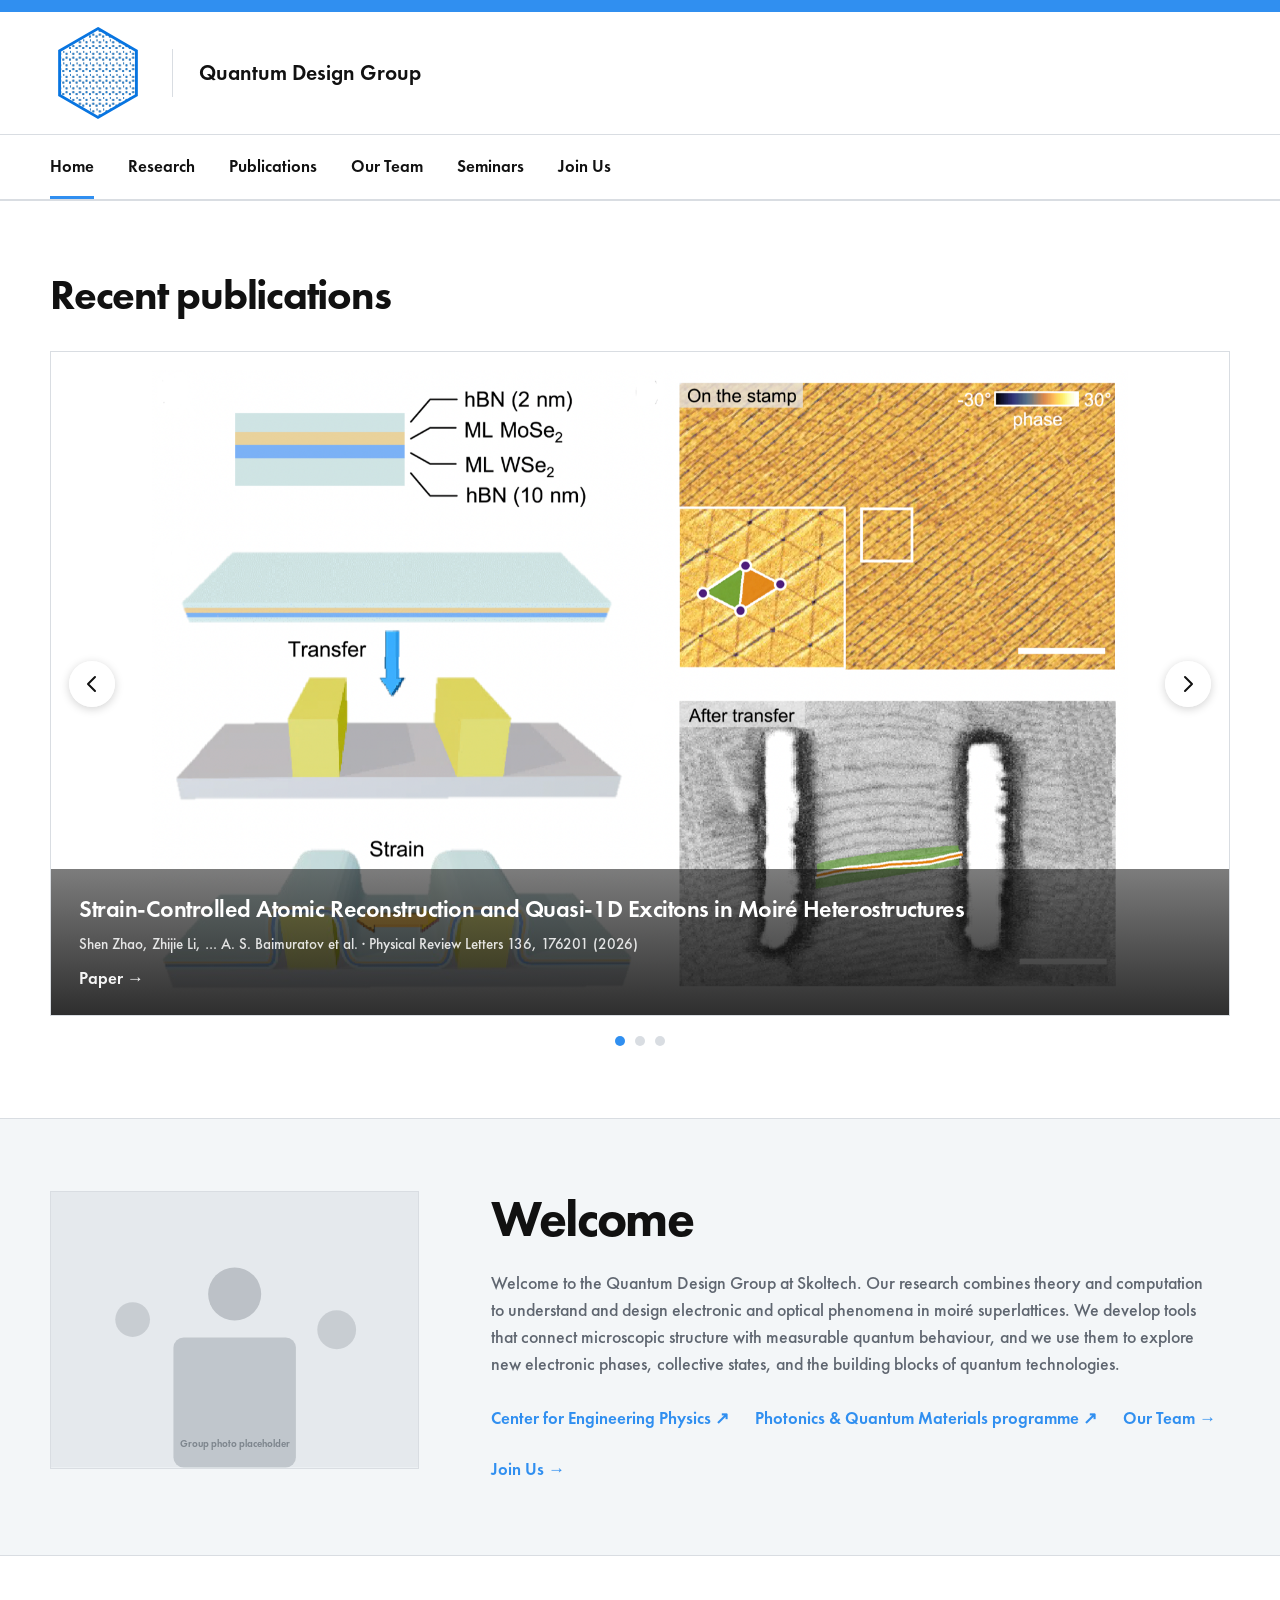
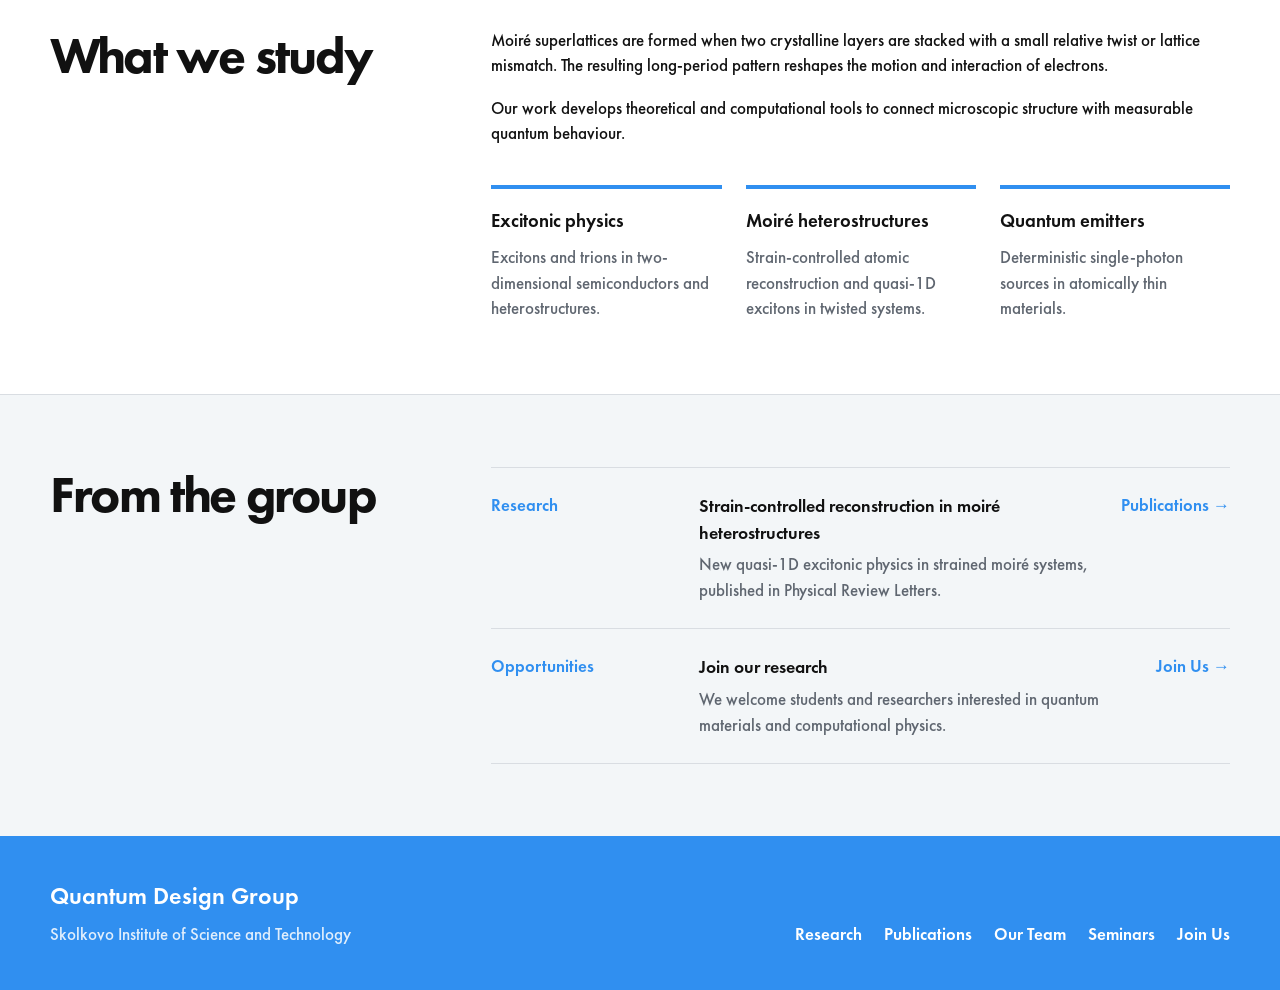
<file: index.html>
<!doctype html>
<html lang="en">
<head>
  <meta charset="utf-8"><meta name="viewport" content="width=device-width, initial-scale=1">
  <meta name="description" content="Quantum Design Group at Skoltech studies electronic and optical phenomena in moiré superlattices.">
  <title>Quantum Design Group — Skoltech</title>
  <link rel="icon" type="image/svg+xml" href="/favicon.svg"><link rel="stylesheet" href="/style.css?v=9">
</head>
<body>
  <div class="skoltech-bar"></div>
  <header class="site-header">
    <div class="header-top shell"><a class="brand" href="/"><svg class="brand-symbol" viewBox="0 0 80 80" role="img" aria-label="Quantum Design Group logo">
  <title id="title">Rotating graphene moiré lattice</title>
  <desc id="desc">One hexagonal atomic lattice rotates from zero to thirty degrees over another, forming a changing moiré pattern.</desc>
  <style>
    .twisted-layer {
      transform-box: view-box;
      transform-origin: 40px 40px;
      animation: twist 9s ease-in-out infinite alternate;
    }
    @keyframes twist {
      0%, 8% { transform: rotate(.8deg); }
      92%, 100% { transform: rotate(30deg); }
    }
    @media (prefers-reduced-motion: reduce) {
      .twisted-layer { animation: none; transform: rotate(5.3deg); }
    }
  </style>
  <defs>
    <clipPath id="hexagon">
      <path d="M40 3 72 21.5v37L40 77 8 58.5v-37Z"/>
    </clipPath>
    <pattern id="carbon-dark" width="5.543" height="9.6" patternUnits="userSpaceOnUse">
      <g fill="#172233">
        <circle cx="0" cy="0" r=".82"/><circle cx="5.543" cy="0" r=".82"/>
        <circle cx="0" cy="3.2" r=".82"/><circle cx="2.771" cy="4.8" r=".82"/>
        <circle cx="2.771" cy="8" r=".82"/><circle cx="0" cy="9.6" r=".82"/>
        <circle cx="5.543" cy="9.6" r=".82"/>
      </g>
    </pattern>
    <pattern id="carbon-blue" width="5.543" height="9.6" patternUnits="userSpaceOnUse">
      <g fill="#168cf0">
        <circle cx="0" cy="0" r=".82"/><circle cx="5.543" cy="0" r=".82"/>
        <circle cx="0" cy="3.2" r=".82"/><circle cx="2.771" cy="4.8" r=".82"/>
        <circle cx="2.771" cy="8" r=".82"/><circle cx="0" cy="9.6" r=".82"/>
        <circle cx="5.543" cy="9.6" r=".82"/>
      </g>
    </pattern>
  </defs>
  <path d="M40 3 72 21.5v37L40 77 8 58.5v-37Z" fill="#fff"/>
  <g clip-path="url(#hexagon)">
    <rect x="-25" y="-25" width="130" height="130" fill="url(#carbon-dark)" opacity=".88"/>
    <g class="twisted-layer">
      <rect x="-25" y="-25" width="130" height="130" fill="url(#carbon-blue)" opacity=".96"/>
    </g>
    
  </g>
  <path d="M40 3 72 21.5v37L40 77 8 58.5v-37Z" fill="none" stroke="#0875e1" stroke-width="2.4"/>
</svg><span class="brand-divider"></span><span class="group-name">Quantum Design Group</span></a></div>
    <div class="nav-row"><nav class="nav shell" aria-label="Main navigation"><button class="menu-button" aria-expanded="false" aria-controls="main-menu" aria-label="Open menu"><svg width="25" height="25" viewBox="0 0 25 25" aria-hidden="true"><path d="M2 7h21M2 18h21" stroke="currentColor" stroke-width="2"/></svg></button><div class="nav-links" id="main-menu"><a aria-current="page" href="/">Home</a><a href="/research/">Research</a><a href="/publications/">Publications</a><a href="/our-team/">Our Team</a><a href="/seminars/">Seminars</a><a href="/join-us/">Join Us</a></div></nav></div>
  </header>
  <main>
    <section class="section carousel-section"><div class="shell">
      <h2 class="carousel-heading">Recent publications</h2>
      <div class="carousel" data-carousel>
        <div class="carousel-viewport">
          <div class="carousel-track">
            <div class="carousel-slide">
              <div class="slide-media"><img src="/img/prl-2026.png" alt="Figure from the Physical Review Letters paper"></div>
              <div class="slide-caption"><h3>Strain-Controlled Atomic Reconstruction and Quasi-1D Excitons in Moiré Heterostructures</h3><p>Shen Zhao, Zhijie Li, … A. S. Baimuratov et al. · Physical Review Letters 136, 176201 (2026)</p><a class="text-link" href="https://doi.org/10.1103/PhysRevLett.136.176201" rel="noreferrer">Paper →</a></div>
            </div>
            <div class="carousel-slide">
              <div class="slide-media"><img src="/img/light-2026.png" alt="Figure from the Light: Science and Applications paper"></div>
              <div class="slide-caption"><h3>Deterministic quantum light emitters in DNA origami–engineered molecule–MoS₂ hybrids</h3><p>Zhijie Li, Shen Zhao, … A. S. Baimuratov et al. · Light: Science &amp; Applications 15, 159 (2026)</p><a class="text-link" href="https://doi.org/10.1038/s41377-026-02204-w" rel="noreferrer">Paper →</a></div>
            </div>
            <div class="carousel-slide">
              <div class="slide-media"><img src="/img/prb-2025.png" alt="Figure from the Physical Review B paper"></div>
              <div class="slide-caption"><h3>Excitons and trions in CrSBr bilayers</h3><p>M. A. Semina, F. Tabataba-Vakili, … A. S. Baimuratov et al. · Physical Review B 111, 205301 (2025)</p><a class="text-link" href="https://doi.org/10.1103/PhysRevB.111.205301" rel="noreferrer">Paper →</a></div>
            </div>
          </div>
          <button class="carousel-arrow carousel-prev" aria-label="Previous slide"><svg width="22" height="22" viewBox="0 0 22 22" aria-hidden="true"><path d="M14 4L7 11l7 7" fill="none" stroke="currentColor" stroke-width="2" stroke-linecap="round" stroke-linejoin="round"/></svg></button>
          <button class="carousel-arrow carousel-next" aria-label="Next slide"><svg width="22" height="22" viewBox="0 0 22 22" aria-hidden="true"><path d="M8 4l7 7-7 7" fill="none" stroke="currentColor" stroke-width="2" stroke-linecap="round" stroke-linejoin="round"/></svg></button>
        </div>
        <div class="carousel-dots" aria-label="Slides"></div>
      </div>
    </div></section>
    <section class="section section-soft"><div class="section-grid shell">
      <figure class="group-photo"><svg viewBox="0 0 720 540" role="img" aria-labelledby="photo-title"><title id="photo-title">Group photo placeholder</title><rect width="720" height="540" fill="#e5e9ed"/><circle cx="360" cy="200" r="52" fill="#7d858d" opacity=".4"/><rect x="240" y="285" width="240" height="255" rx="20" fill="#7d858d" opacity=".35"/><circle cx="160" cy="250" r="34" fill="#7d858d" opacity=".28"/><circle cx="560" cy="270" r="38" fill="#7d858d" opacity=".28"/><text x="360" y="500" text-anchor="middle" font-family="Futura PT, Arial, sans-serif" font-size="20" font-weight="600" fill="#7d858d">Group photo placeholder</text></svg></figure>
      <div><h2>Welcome</h2><p class="welcome-text">Welcome to the Quantum Design Group at Skoltech. Our research combines theory and computation to understand and design electronic and optical phenomena in moiré superlattices. We develop tools that connect microscopic structure with measurable quantum behaviour, and we use them to explore new electronic phases, collective states, and the building blocks of quantum technologies.</p><ul class="links-list"><li><a class="text-link" href="https://www.skoltech.ru/en/center/physics" rel="noreferrer">Center for Engineering Physics ↗</a></li><li><a class="text-link" href="https://www.skoltech.ru/en/programs/msc-photonics-quantum-materials" rel="noreferrer">Photonics &amp; Quantum Materials programme ↗</a></li><li><a class="text-link" href="/our-team/">Our Team →</a></li><li><a class="text-link" href="/join-us/">Join Us →</a></li></ul></div>
    </div></section>
    <section class="section"><div class="section-grid shell"><h2>What we study</h2><div class="section-copy"><p>Moiré superlattices are formed when two crystalline layers are stacked with a small relative twist or lattice mismatch. The resulting long-period pattern reshapes the motion and interaction of electrons.</p><p>Our work develops theoretical and computational tools to connect microscopic structure with measurable quantum behaviour.</p><div class="topics"><article class="topic"><h3>Excitonic physics</h3><p>Excitons and trions in two-dimensional semiconductors and heterostructures.</p></article><article class="topic"><h3>Moiré heterostructures</h3><p>Strain-controlled atomic reconstruction and quasi-1D excitons in twisted systems.</p></article><article class="topic"><h3>Quantum emitters</h3><p>Deterministic single-photon sources in atomically thin materials.</p></article></div></div></div></section>
    <section class="section section-soft"><div class="section-grid shell"><h2>From the group</h2><div><article class="notice"><span class="notice-label">Research</span><div><h3>Strain-controlled reconstruction in moiré heterostructures</h3><p>New quasi-1D excitonic physics in strained moiré systems, published in Physical Review Letters.</p></div><a class="text-link" href="/publications/">Publications →</a></article><article class="notice"><span class="notice-label">Opportunities</span><div><h3>Join our research</h3><p>We welcome students and researchers interested in quantum materials and computational physics.</p></div><a class="text-link" href="/join-us/">Join Us →</a></article></div></div></section>
  </main>
  <footer class="footer"><div class="footer-grid shell"><div><p class="footer-title">Quantum Design Group</p><p class="footer-meta">Skolkovo Institute of Science and Technology</p></div><div class="footer-links"><a href="/research/">Research</a><a href="/publications/">Publications</a><a href="/our-team/">Our Team</a><a href="/seminars/">Seminars</a><a href="/join-us/">Join Us</a></div></div></footer>
  <script src="/script.js"></script>
</body>
</html>
</file>
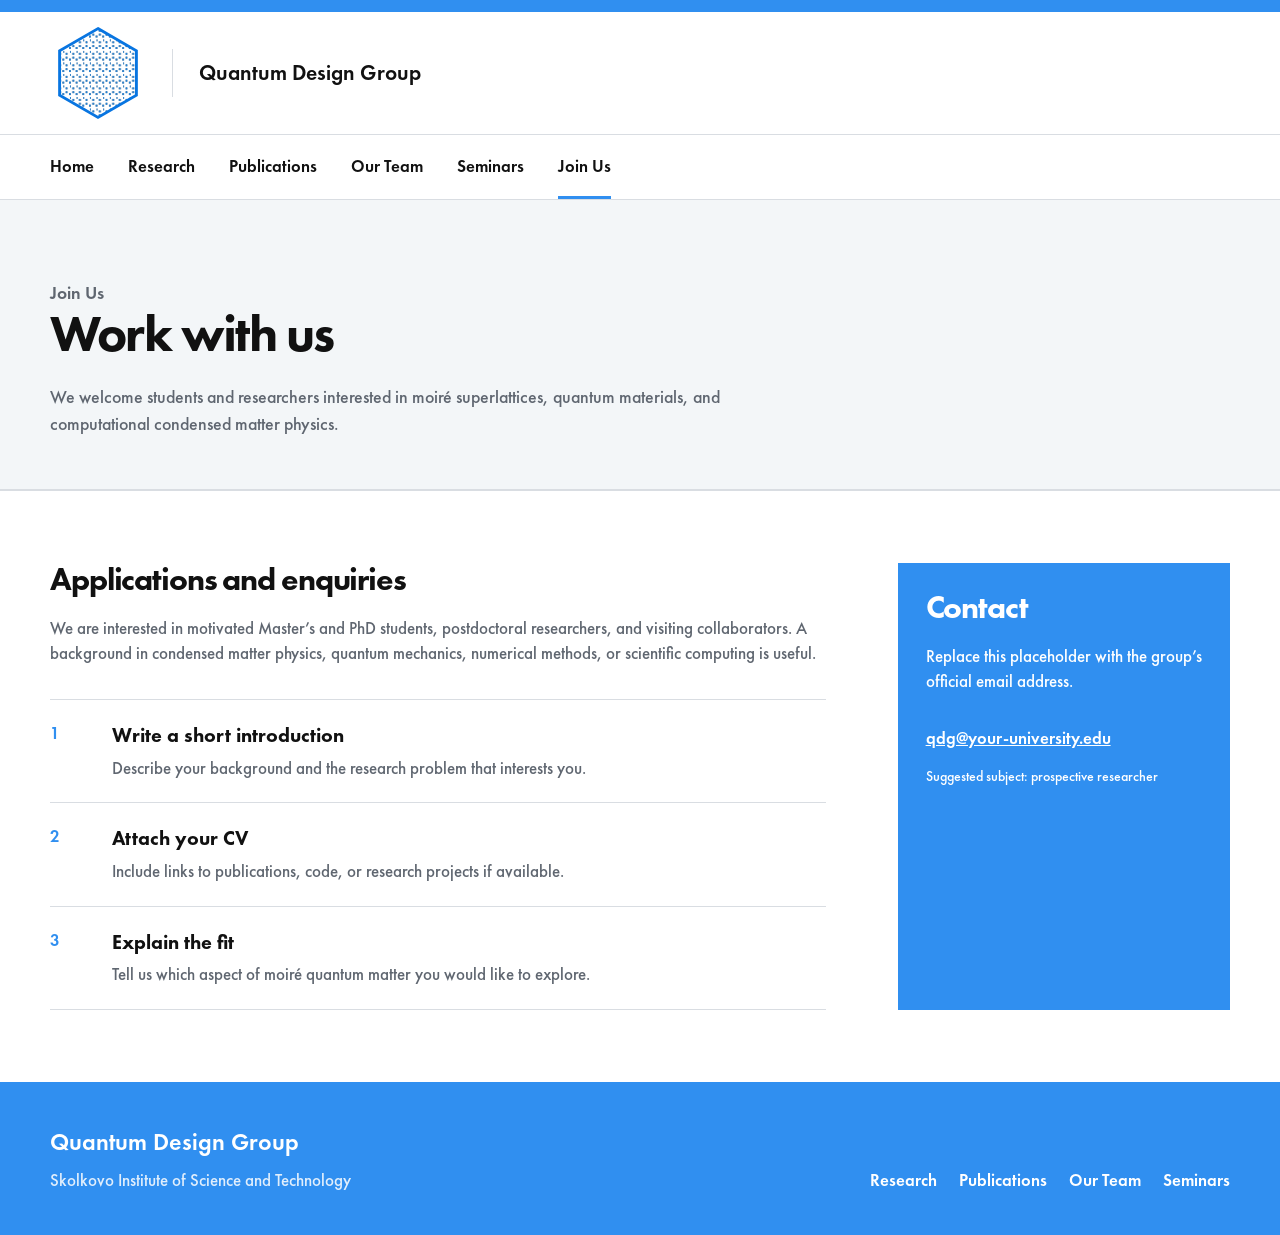
<file: join-us/index.html>
<!doctype html>
<html lang="en">
<head><meta charset="utf-8"><meta name="viewport" content="width=device-width, initial-scale=1"><meta name="description" content="Join the Quantum Design Group at Skoltech."><title>Join Us — Quantum Design Group</title><link rel="icon" type="image/svg+xml" href="/favicon.svg"><link rel="stylesheet" href="/style.css?v=9"></head>
<body>
  <div class="skoltech-bar"></div>
  <header class="site-header"><div class="header-top shell"><a class="brand" href="/"><svg class="brand-symbol" viewBox="0 0 80 80" role="img" aria-label="Quantum Design Group logo">
  <title id="title">Rotating graphene moiré lattice</title>
  <desc id="desc">One hexagonal atomic lattice rotates from zero to thirty degrees over another, forming a changing moiré pattern.</desc>
  <style>
    .twisted-layer {
      transform-box: view-box;
      transform-origin: 40px 40px;
      animation: twist 9s ease-in-out infinite alternate;
    }
    @keyframes twist {
      0%, 8% { transform: rotate(.8deg); }
      92%, 100% { transform: rotate(30deg); }
    }
    @media (prefers-reduced-motion: reduce) {
      .twisted-layer { animation: none; transform: rotate(5.3deg); }
    }
  </style>
  <defs>
    <clipPath id="hexagon">
      <path d="M40 3 72 21.5v37L40 77 8 58.5v-37Z"/>
    </clipPath>
    <pattern id="carbon-dark" width="5.543" height="9.6" patternUnits="userSpaceOnUse">
      <g fill="#172233">
        <circle cx="0" cy="0" r=".82"/><circle cx="5.543" cy="0" r=".82"/>
        <circle cx="0" cy="3.2" r=".82"/><circle cx="2.771" cy="4.8" r=".82"/>
        <circle cx="2.771" cy="8" r=".82"/><circle cx="0" cy="9.6" r=".82"/>
        <circle cx="5.543" cy="9.6" r=".82"/>
      </g>
    </pattern>
    <pattern id="carbon-blue" width="5.543" height="9.6" patternUnits="userSpaceOnUse">
      <g fill="#168cf0">
        <circle cx="0" cy="0" r=".82"/><circle cx="5.543" cy="0" r=".82"/>
        <circle cx="0" cy="3.2" r=".82"/><circle cx="2.771" cy="4.8" r=".82"/>
        <circle cx="2.771" cy="8" r=".82"/><circle cx="0" cy="9.6" r=".82"/>
        <circle cx="5.543" cy="9.6" r=".82"/>
      </g>
    </pattern>
  </defs>
  <path d="M40 3 72 21.5v37L40 77 8 58.5v-37Z" fill="#fff"/>
  <g clip-path="url(#hexagon)">
    <rect x="-25" y="-25" width="130" height="130" fill="url(#carbon-dark)" opacity=".88"/>
    <g class="twisted-layer">
      <rect x="-25" y="-25" width="130" height="130" fill="url(#carbon-blue)" opacity=".96"/>
    </g>
    
  </g>
  <path d="M40 3 72 21.5v37L40 77 8 58.5v-37Z" fill="none" stroke="#0875e1" stroke-width="2.4"/>
</svg><span class="brand-divider"></span><span class="group-name">Quantum Design Group</span></a></div><div class="nav-row"><nav class="nav shell" aria-label="Main navigation"><button class="menu-button" aria-expanded="false" aria-controls="main-menu" aria-label="Open menu"><svg width="25" height="25" viewBox="0 0 25 25" aria-hidden="true"><path d="M2 7h21M2 18h21" stroke="currentColor" stroke-width="2"/></svg></button><div class="nav-links" id="main-menu"><a href="/">Home</a><a href="/research/">Research</a><a href="/publications/">Publications</a><a href="/our-team/">Our Team</a><a href="/seminars/">Seminars</a><a aria-current="page" href="/join-us/">Join Us</a></div></nav></div></header>
  <main><section class="page-hero"><div class="shell"><p class="page-label">Join Us</p><h1>Work with us</h1><p>We welcome students and researchers interested in moiré superlattices, quantum materials, and computational condensed matter physics.</p></div></section>
    <section class="section"><div class="join-grid shell"><div><h2>Applications and enquiries</h2><p>We are interested in motivated Master’s and PhD students, postdoctoral researchers, and visiting collaborators. A background in condensed matter physics, quantum mechanics, numerical methods, or scientific computing is useful.</p><div class="steps"><div class="step"><span class="step-number">1</span><div><h3>Write a short introduction</h3><p>Describe your background and the research problem that interests you.</p></div></div><div class="step"><span class="step-number">2</span><div><h3>Attach your CV</h3><p>Include links to publications, code, or research projects if available.</p></div></div><div class="step"><span class="step-number">3</span><div><h3>Explain the fit</h3><p>Tell us which aspect of moiré quantum matter you would like to explore.</p></div></div></div></div><aside class="contact-card"><h2>Contact</h2><p>Replace this placeholder with the group’s official email address.</p><a href="mailto:qdg@your-university.edu">qdg@your-university.edu</a><p class="small-note">Suggested subject: prospective researcher</p></aside></div></section>
  </main>
  <footer class="footer"><div class="footer-grid shell"><div><p class="footer-title">Quantum Design Group</p><p class="footer-meta">Skolkovo Institute of Science and Technology</p></div><div class="footer-links"><a href="/research/">Research</a><a href="/publications/">Publications</a><a href="/our-team/">Our Team</a><a href="/seminars/">Seminars</a></div></div></footer><script src="/script.js"></script>
</body></html>
</file>
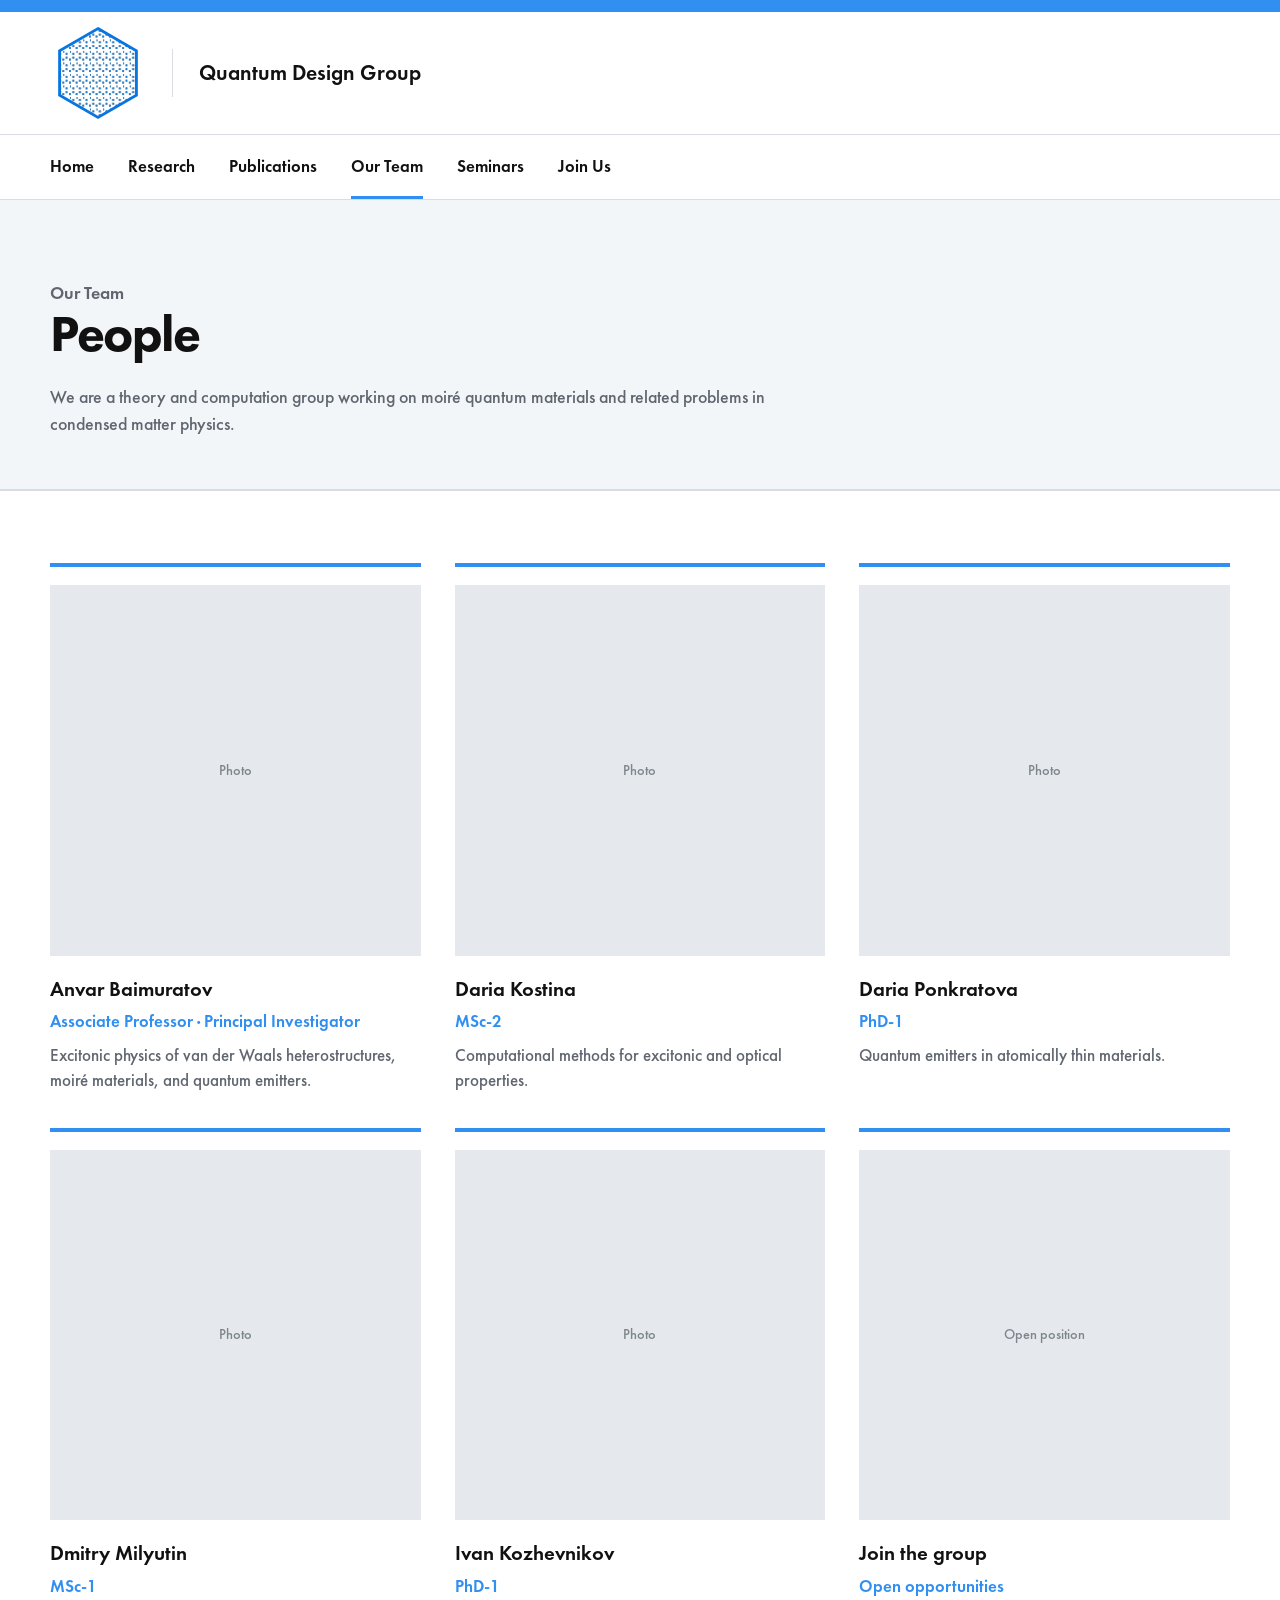
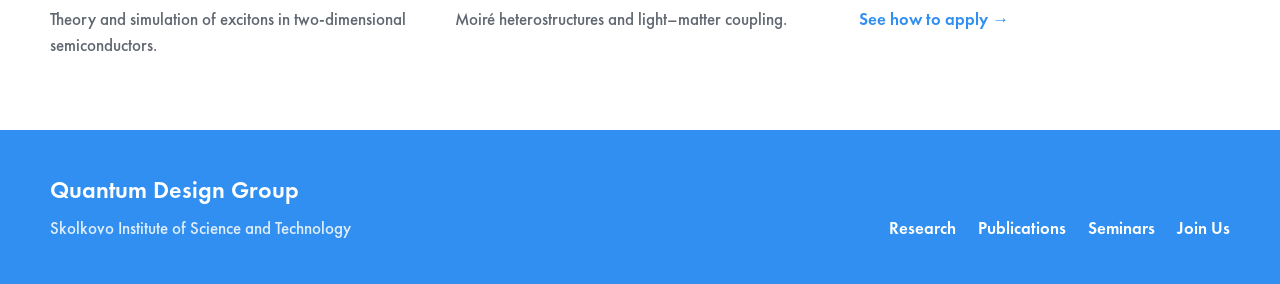
<file: our-team/index.html>
<!doctype html>
<html lang="en">
<head><meta charset="utf-8"><meta name="viewport" content="width=device-width, initial-scale=1"><meta name="description" content="People of the Quantum Design Group at Skoltech."><title>Our Team — Quantum Design Group</title><link rel="icon" type="image/svg+xml" href="/favicon.svg"><link rel="stylesheet" href="/style.css?v=9"></head>
<body>
  <div class="skoltech-bar"></div>
  <header class="site-header"><div class="header-top shell"><a class="brand" href="/"><svg class="brand-symbol" viewBox="0 0 80 80" role="img" aria-label="Quantum Design Group logo">
  <title id="title">Rotating graphene moiré lattice</title>
  <desc id="desc">One hexagonal atomic lattice rotates from zero to thirty degrees over another, forming a changing moiré pattern.</desc>
  <style>
    .twisted-layer {
      transform-box: view-box;
      transform-origin: 40px 40px;
      animation: twist 9s ease-in-out infinite alternate;
    }
    @keyframes twist {
      0%, 8% { transform: rotate(.8deg); }
      92%, 100% { transform: rotate(30deg); }
    }
    @media (prefers-reduced-motion: reduce) {
      .twisted-layer { animation: none; transform: rotate(5.3deg); }
    }
  </style>
  <defs>
    <clipPath id="hexagon">
      <path d="M40 3 72 21.5v37L40 77 8 58.5v-37Z"/>
    </clipPath>
    <pattern id="carbon-dark" width="5.543" height="9.6" patternUnits="userSpaceOnUse">
      <g fill="#172233">
        <circle cx="0" cy="0" r=".82"/><circle cx="5.543" cy="0" r=".82"/>
        <circle cx="0" cy="3.2" r=".82"/><circle cx="2.771" cy="4.8" r=".82"/>
        <circle cx="2.771" cy="8" r=".82"/><circle cx="0" cy="9.6" r=".82"/>
        <circle cx="5.543" cy="9.6" r=".82"/>
      </g>
    </pattern>
    <pattern id="carbon-blue" width="5.543" height="9.6" patternUnits="userSpaceOnUse">
      <g fill="#168cf0">
        <circle cx="0" cy="0" r=".82"/><circle cx="5.543" cy="0" r=".82"/>
        <circle cx="0" cy="3.2" r=".82"/><circle cx="2.771" cy="4.8" r=".82"/>
        <circle cx="2.771" cy="8" r=".82"/><circle cx="0" cy="9.6" r=".82"/>
        <circle cx="5.543" cy="9.6" r=".82"/>
      </g>
    </pattern>
  </defs>
  <path d="M40 3 72 21.5v37L40 77 8 58.5v-37Z" fill="#fff"/>
  <g clip-path="url(#hexagon)">
    <rect x="-25" y="-25" width="130" height="130" fill="url(#carbon-dark)" opacity=".88"/>
    <g class="twisted-layer">
      <rect x="-25" y="-25" width="130" height="130" fill="url(#carbon-blue)" opacity=".96"/>
    </g>
    
  </g>
  <path d="M40 3 72 21.5v37L40 77 8 58.5v-37Z" fill="none" stroke="#0875e1" stroke-width="2.4"/>
</svg><span class="brand-divider"></span><span class="group-name">Quantum Design Group</span></a></div><div class="nav-row"><nav class="nav shell" aria-label="Main navigation"><button class="menu-button" aria-expanded="false" aria-controls="main-menu" aria-label="Open menu"><svg width="25" height="25" viewBox="0 0 25 25" aria-hidden="true"><path d="M2 7h21M2 18h21" stroke="currentColor" stroke-width="2"/></svg></button><div class="nav-links" id="main-menu"><a href="/">Home</a><a href="/research/">Research</a><a href="/publications/">Publications</a><a aria-current="page" href="/our-team/">Our Team</a><a href="/seminars/">Seminars</a><a href="/join-us/">Join Us</a></div></nav></div></header>
  <main><section class="page-hero"><div class="shell"><p class="page-label">Our Team</p><h1>People</h1><p>We are a theory and computation group working on moiré quantum materials and related problems in condensed matter physics.</p></div></section>
    <section class="section"><div class="shell"><div class="team-list">
      <article class="person"><div class="portrait">Photo</div><h3>Anvar Baimuratov</h3><p class="role">Associate Professor · Principal Investigator</p><p class="focus">Excitonic physics of van der Waals heterostructures, moiré materials, and quantum emitters.</p></article>
      <article class="person"><div class="portrait">Photo</div><h3>Daria Kostina</h3><p class="role">MSc-2</p><p class="focus">Computational methods for excitonic and optical properties.</p></article>
      <article class="person"><div class="portrait">Photo</div><h3>Daria Ponkratova</h3><p class="role">PhD-1</p><p class="focus">Quantum emitters in atomically thin materials.</p></article>
      <article class="person"><div class="portrait">Photo</div><h3>Dmitry Milyutin</h3><p class="role">MSc-1</p><p class="focus">Theory and simulation of excitons in two-dimensional semiconductors.</p></article>
      <article class="person"><div class="portrait">Photo</div><h3>Ivan Kozhevnikov</h3><p class="role">PhD-1</p><p class="focus">Moiré heterostructures and light–matter coupling.</p></article>
      <article class="person"><div class="portrait">Open position</div><h3>Join the group</h3><p class="role">Open opportunities</p><p class="focus"><a class="text-link" href="/join-us/">See how to apply →</a></p></article>
    </div></div></section>
  </main>
  <footer class="footer"><div class="footer-grid shell"><div><p class="footer-title">Quantum Design Group</p><p class="footer-meta">Skolkovo Institute of Science and Technology</p></div><div class="footer-links"><a href="/research/">Research</a><a href="/publications/">Publications</a><a href="/seminars/">Seminars</a><a href="/join-us/">Join Us</a></div></div></footer><script src="/script.js"></script>
</body></html>
</file>
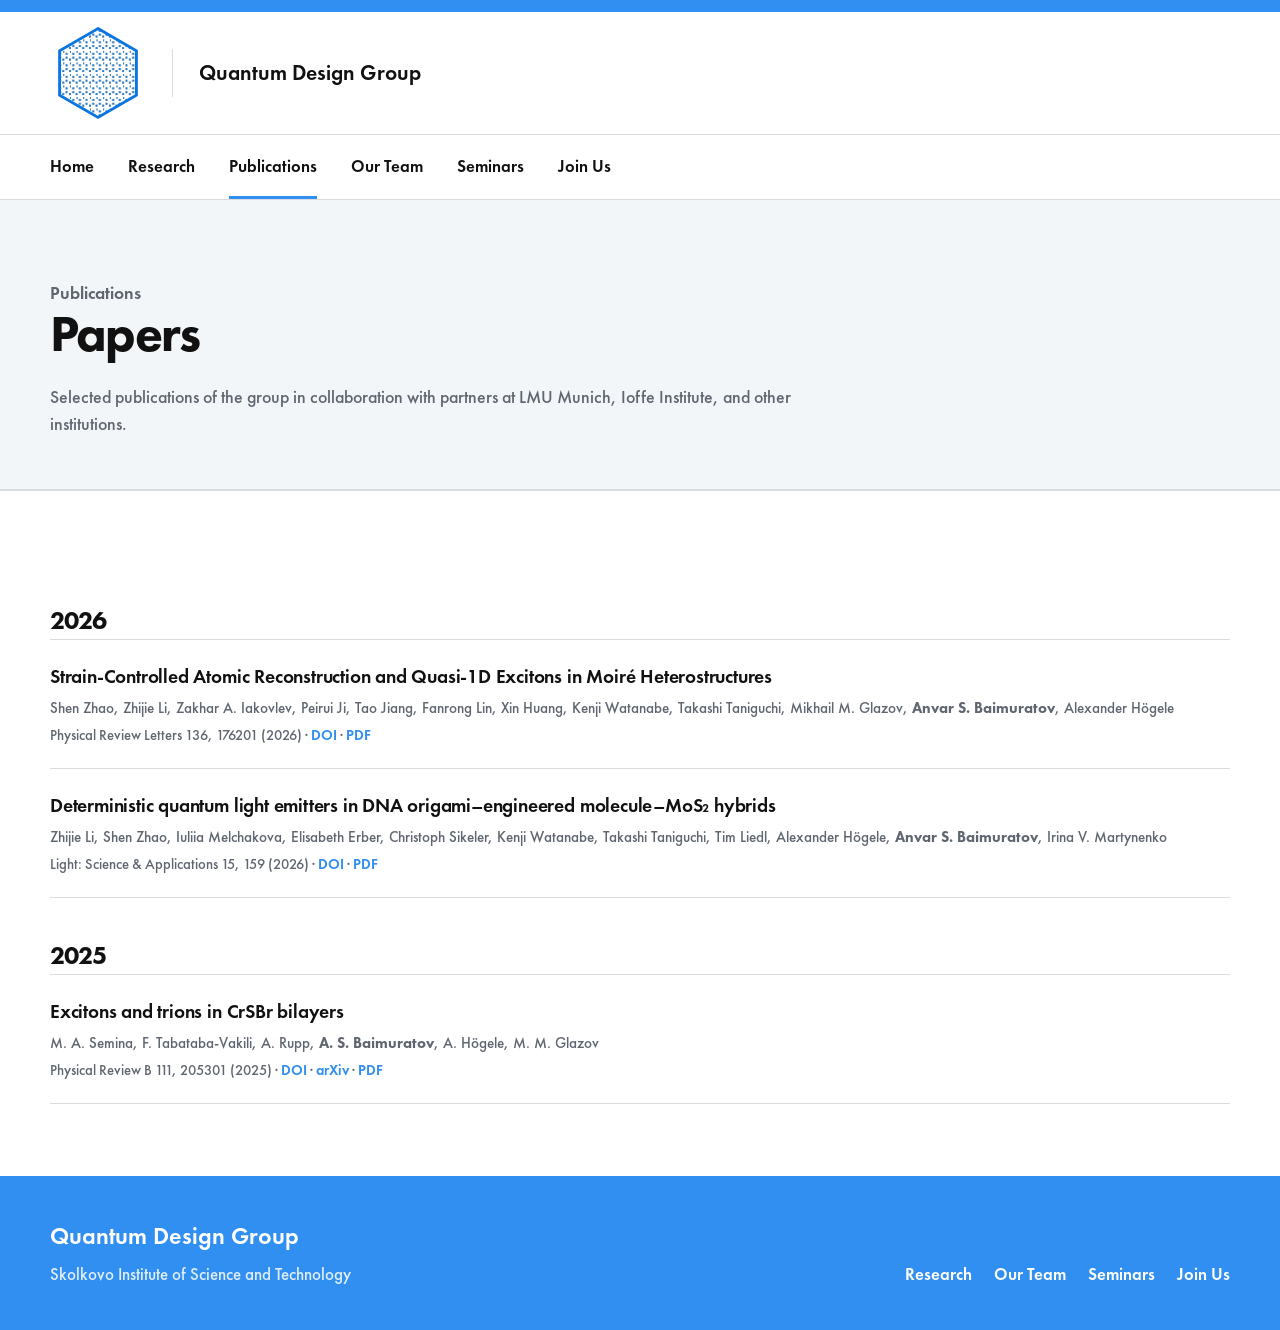
<file: publications/index.html>
<!doctype html>
<html lang="en">
<head><meta charset="utf-8"><meta name="viewport" content="width=device-width, initial-scale=1"><meta name="description" content="Publications of the Quantum Design Group at Skoltech."><title>Publications — Quantum Design Group</title><link rel="icon" type="image/svg+xml" href="/favicon.svg"><link rel="stylesheet" href="/style.css?v=9"></head>
<body>
  <div class="skoltech-bar"></div>
  <header class="site-header"><div class="header-top shell"><a class="brand" href="/"><svg class="brand-symbol" viewBox="0 0 80 80" role="img" aria-label="Quantum Design Group logo">
  <title id="title">Rotating graphene moiré lattice</title>
  <desc id="desc">One hexagonal atomic lattice rotates from zero to thirty degrees over another, forming a changing moiré pattern.</desc>
  <style>
    .twisted-layer {
      transform-box: view-box;
      transform-origin: 40px 40px;
      animation: twist 9s ease-in-out infinite alternate;
    }
    @keyframes twist {
      0%, 8% { transform: rotate(.8deg); }
      92%, 100% { transform: rotate(30deg); }
    }
    @media (prefers-reduced-motion: reduce) {
      .twisted-layer { animation: none; transform: rotate(5.3deg); }
    }
  </style>
  <defs>
    <clipPath id="hexagon">
      <path d="M40 3 72 21.5v37L40 77 8 58.5v-37Z"/>
    </clipPath>
    <pattern id="carbon-dark" width="5.543" height="9.6" patternUnits="userSpaceOnUse">
      <g fill="#172233">
        <circle cx="0" cy="0" r=".82"/><circle cx="5.543" cy="0" r=".82"/>
        <circle cx="0" cy="3.2" r=".82"/><circle cx="2.771" cy="4.8" r=".82"/>
        <circle cx="2.771" cy="8" r=".82"/><circle cx="0" cy="9.6" r=".82"/>
        <circle cx="5.543" cy="9.6" r=".82"/>
      </g>
    </pattern>
    <pattern id="carbon-blue" width="5.543" height="9.6" patternUnits="userSpaceOnUse">
      <g fill="#168cf0">
        <circle cx="0" cy="0" r=".82"/><circle cx="5.543" cy="0" r=".82"/>
        <circle cx="0" cy="3.2" r=".82"/><circle cx="2.771" cy="4.8" r=".82"/>
        <circle cx="2.771" cy="8" r=".82"/><circle cx="0" cy="9.6" r=".82"/>
        <circle cx="5.543" cy="9.6" r=".82"/>
      </g>
    </pattern>
  </defs>
  <path d="M40 3 72 21.5v37L40 77 8 58.5v-37Z" fill="#fff"/>
  <g clip-path="url(#hexagon)">
    <rect x="-25" y="-25" width="130" height="130" fill="url(#carbon-dark)" opacity=".88"/>
    <g class="twisted-layer">
      <rect x="-25" y="-25" width="130" height="130" fill="url(#carbon-blue)" opacity=".96"/>
    </g>
    
  </g>
  <path d="M40 3 72 21.5v37L40 77 8 58.5v-37Z" fill="none" stroke="#0875e1" stroke-width="2.4"/>
</svg><span class="brand-divider"></span><span class="group-name">Quantum Design Group</span></a></div><div class="nav-row"><nav class="nav shell" aria-label="Main navigation"><button class="menu-button" aria-expanded="false" aria-controls="main-menu" aria-label="Open menu"><svg width="25" height="25" viewBox="0 0 25 25" aria-hidden="true"><path d="M2 7h21M2 18h21" stroke="currentColor" stroke-width="2"/></svg></button><div class="nav-links" id="main-menu"><a href="/">Home</a><a href="/research/">Research</a><a aria-current="page" href="/publications/">Publications</a><a href="/our-team/">Our Team</a><a href="/seminars/">Seminars</a><a href="/join-us/">Join Us</a></div></nav></div></header>
  <main><section class="page-hero"><div class="shell"><p class="page-label">Publications</p><h1>Papers</h1><p>Selected publications of the group in collaboration with partners at LMU Munich, Ioffe Institute, and other institutions.</p></div></section>
    <section class="section"><div class="shell">
      <h2 class="pub-year">2026</h2>
      <div class="pub-list">
        <article class="pub"><h3><a href="https://journals.aps.org/prl/abstract/10.1103/PhysRevLett.136.176201" rel="noreferrer">Strain-Controlled Atomic Reconstruction and Quasi-1D Excitons in Moiré Heterostructures</a></h3><p class="pub-meta">Shen Zhao, Zhijie Li, Zakhar A. Iakovlev, Peirui Ji, Tao Jiang, Fanrong Lin, Xin Huang, Kenji Watanabe, Takashi Taniguchi, Mikhail M. Glazov, <strong>Anvar S. Baimuratov</strong>, Alexander Högele</p><p class="pub-journal">Physical Review Letters 136, 176201 (2026) · <a class="text-link" href="https://doi.org/10.1103/PhysRevLett.136.176201" rel="noreferrer">DOI</a> · <a class="text-link" href="/papers/zhao-2026-prl.pdf">PDF</a></p></article>
        <article class="pub"><h3><a href="https://www.nature.com/articles/s41377-026-02204-w" rel="noreferrer">Deterministic quantum light emitters in DNA origami–engineered molecule–MoS₂ hybrids</a></h3><p class="pub-meta">Zhijie Li, Shen Zhao, Iuliia Melchakova, Elisabeth Erber, Christoph Sikeler, Kenji Watanabe, Takashi Taniguchi, Tim Liedl, Alexander Högele, <strong>Anvar S. Baimuratov</strong>, Irina V. Martynenko</p><p class="pub-journal">Light: Science &amp; Applications 15, 159 (2026) · <a class="text-link" href="https://doi.org/10.1038/s41377-026-02204-w" rel="noreferrer">DOI</a> · <a class="text-link" href="/papers/li-2026-lsa.pdf">PDF</a></p></article>
      </div>
      <h2 class="pub-year">2025</h2>
      <div class="pub-list">
        <article class="pub"><h3><a href="https://link.aps.org/doi/10.1103/PhysRevB.111.205301" rel="noreferrer">Excitons and trions in CrSBr bilayers</a></h3><p class="pub-meta">M. A. Semina, F. Tabataba-Vakili, A. Rupp, <strong>A. S. Baimuratov</strong>, A. Högele, M. M. Glazov</p><p class="pub-journal">Physical Review B 111, 205301 (2025) · <a class="text-link" href="https://doi.org/10.1103/PhysRevB.111.205301" rel="noreferrer">DOI</a> · <a class="text-link" href="https://arxiv.org/abs/2411.15493" rel="noreferrer">arXiv</a> · <a class="text-link" href="/papers/semina-2025-prb.pdf">PDF</a></p></article>
      </div>
    </div></section>
  </main>
  <footer class="footer"><div class="footer-grid shell"><div><p class="footer-title">Quantum Design Group</p><p class="footer-meta">Skolkovo Institute of Science and Technology</p></div><div class="footer-links"><a href="/research/">Research</a><a href="/our-team/">Our Team</a><a href="/seminars/">Seminars</a><a href="/join-us/">Join Us</a></div></div></footer><script src="/script.js"></script>
</body></html>
</file>
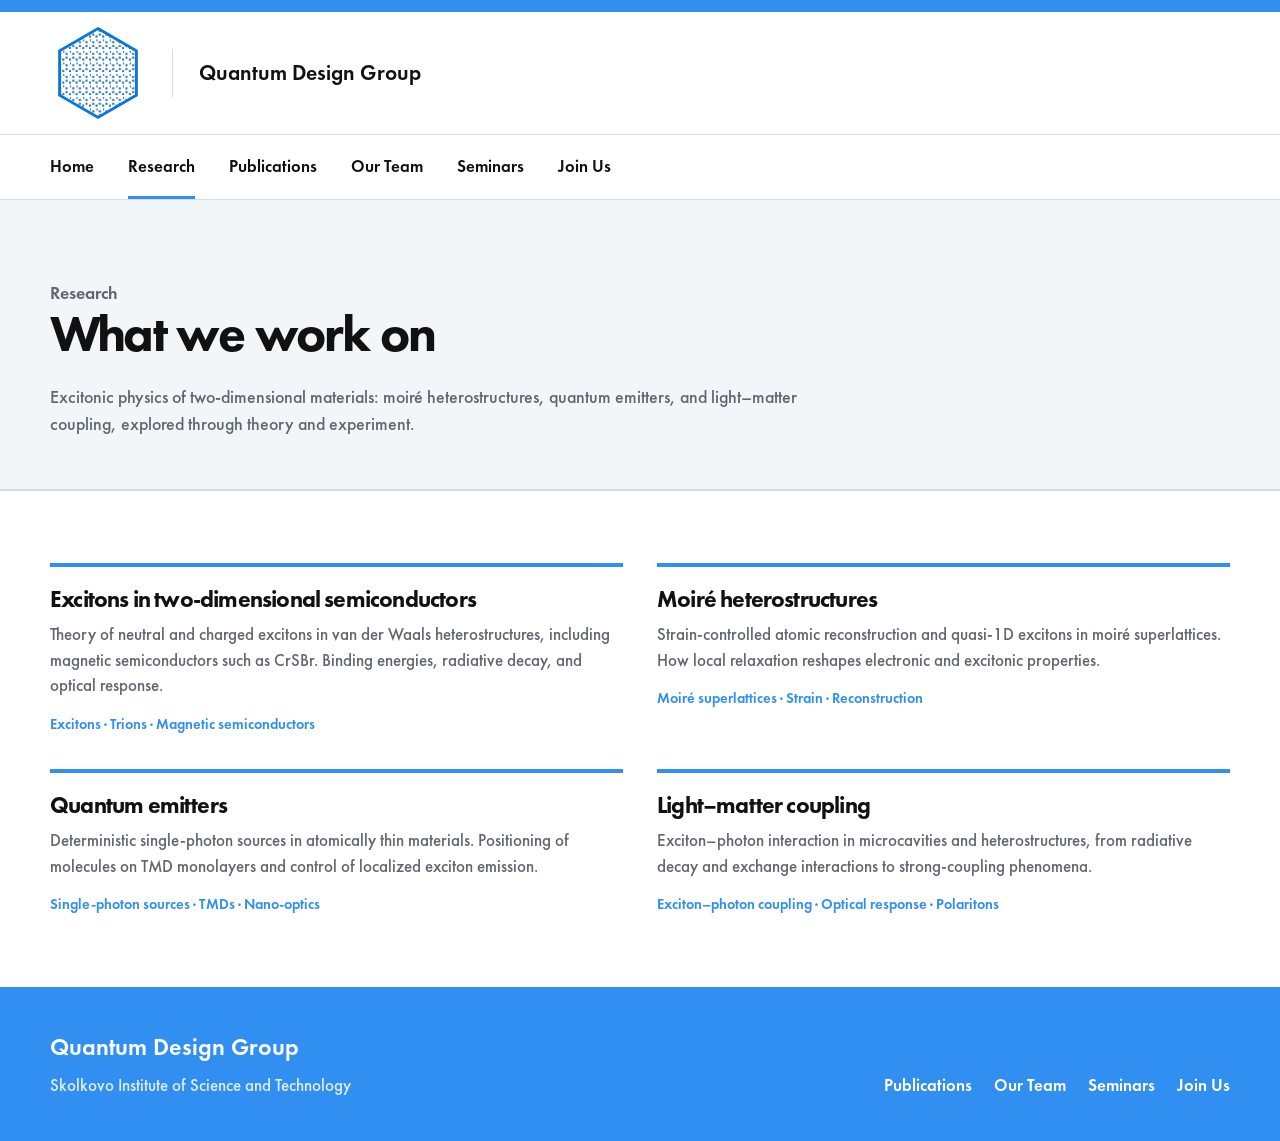
<file: research/index.html>
<!doctype html>
<html lang="en">
<head><meta charset="utf-8"><meta name="viewport" content="width=device-width, initial-scale=1"><meta name="description" content="Research directions of the Quantum Design Group at Skoltech."><title>Research — Quantum Design Group</title><link rel="icon" type="image/svg+xml" href="/favicon.svg"><link rel="stylesheet" href="/style.css?v=9"></head>
<body>
  <div class="skoltech-bar"></div>
  <header class="site-header"><div class="header-top shell"><a class="brand" href="/"><svg class="brand-symbol" viewBox="0 0 80 80" role="img" aria-label="Quantum Design Group logo">
  <title id="title">Rotating graphene moiré lattice</title>
  <desc id="desc">One hexagonal atomic lattice rotates from zero to thirty degrees over another, forming a changing moiré pattern.</desc>
  <style>
    .twisted-layer {
      transform-box: view-box;
      transform-origin: 40px 40px;
      animation: twist 9s ease-in-out infinite alternate;
    }
    @keyframes twist {
      0%, 8% { transform: rotate(.8deg); }
      92%, 100% { transform: rotate(30deg); }
    }
    @media (prefers-reduced-motion: reduce) {
      .twisted-layer { animation: none; transform: rotate(5.3deg); }
    }
  </style>
  <defs>
    <clipPath id="hexagon">
      <path d="M40 3 72 21.5v37L40 77 8 58.5v-37Z"/>
    </clipPath>
    <pattern id="carbon-dark" width="5.543" height="9.6" patternUnits="userSpaceOnUse">
      <g fill="#172233">
        <circle cx="0" cy="0" r=".82"/><circle cx="5.543" cy="0" r=".82"/>
        <circle cx="0" cy="3.2" r=".82"/><circle cx="2.771" cy="4.8" r=".82"/>
        <circle cx="2.771" cy="8" r=".82"/><circle cx="0" cy="9.6" r=".82"/>
        <circle cx="5.543" cy="9.6" r=".82"/>
      </g>
    </pattern>
    <pattern id="carbon-blue" width="5.543" height="9.6" patternUnits="userSpaceOnUse">
      <g fill="#168cf0">
        <circle cx="0" cy="0" r=".82"/><circle cx="5.543" cy="0" r=".82"/>
        <circle cx="0" cy="3.2" r=".82"/><circle cx="2.771" cy="4.8" r=".82"/>
        <circle cx="2.771" cy="8" r=".82"/><circle cx="0" cy="9.6" r=".82"/>
        <circle cx="5.543" cy="9.6" r=".82"/>
      </g>
    </pattern>
  </defs>
  <path d="M40 3 72 21.5v37L40 77 8 58.5v-37Z" fill="#fff"/>
  <g clip-path="url(#hexagon)">
    <rect x="-25" y="-25" width="130" height="130" fill="url(#carbon-dark)" opacity=".88"/>
    <g class="twisted-layer">
      <rect x="-25" y="-25" width="130" height="130" fill="url(#carbon-blue)" opacity=".96"/>
    </g>
    
  </g>
  <path d="M40 3 72 21.5v37L40 77 8 58.5v-37Z" fill="none" stroke="#0875e1" stroke-width="2.4"/>
</svg><span class="brand-divider"></span><span class="group-name">Quantum Design Group</span></a></div><div class="nav-row"><nav class="nav shell" aria-label="Main navigation"><button class="menu-button" aria-expanded="false" aria-controls="main-menu" aria-label="Open menu"><svg width="25" height="25" viewBox="0 0 25 25" aria-hidden="true"><path d="M2 7h21M2 18h21" stroke="currentColor" stroke-width="2"/></svg></button><div class="nav-links" id="main-menu"><a href="/">Home</a><a aria-current="page" href="/research/">Research</a><a href="/publications/">Publications</a><a href="/our-team/">Our Team</a><a href="/seminars/">Seminars</a><a href="/join-us/">Join Us</a></div></nav></div></header>
  <main><section class="page-hero"><div class="shell"><p class="page-label">Research</p><h1>What we work on</h1><p>Excitonic physics of two-dimensional materials: moiré heterostructures, quantum emitters, and light–matter coupling, explored through theory and experiment.</p></div></section>
    <section class="section"><div class="shell"><div class="research-grid">
      <article class="research-item"><h2>Excitons in two-dimensional semiconductors</h2><p>Theory of neutral and charged excitons in van der Waals heterostructures, including magnetic semiconductors such as CrSBr. Binding energies, radiative decay, and optical response.</p><p class="research-tags">Excitons · Trions · Magnetic semiconductors</p></article>
      <article class="research-item"><h2>Moiré heterostructures</h2><p>Strain-controlled atomic reconstruction and quasi-1D excitons in moiré superlattices. How local relaxation reshapes electronic and excitonic properties.</p><p class="research-tags">Moiré superlattices · Strain · Reconstruction</p></article>
      <article class="research-item"><h2>Quantum emitters</h2><p>Deterministic single-photon sources in atomically thin materials. Positioning of molecules on TMD monolayers and control of localized exciton emission.</p><p class="research-tags">Single-photon sources · TMDs · Nano-optics</p></article>
      <article class="research-item"><h2>Light–matter coupling</h2><p>Exciton–photon interaction in microcavities and heterostructures, from radiative decay and exchange interactions to strong-coupling phenomena.</p><p class="research-tags">Exciton–photon coupling · Optical response · Polaritons</p></article>
    </div></div></section>
  </main>
  <footer class="footer"><div class="footer-grid shell"><div><p class="footer-title">Quantum Design Group</p><p class="footer-meta">Skolkovo Institute of Science and Technology</p></div><div class="footer-links"><a href="/publications/">Publications</a><a href="/our-team/">Our Team</a><a href="/seminars/">Seminars</a><a href="/join-us/">Join Us</a></div></div></footer><script src="/script.js"></script>
</body></html>
</file>
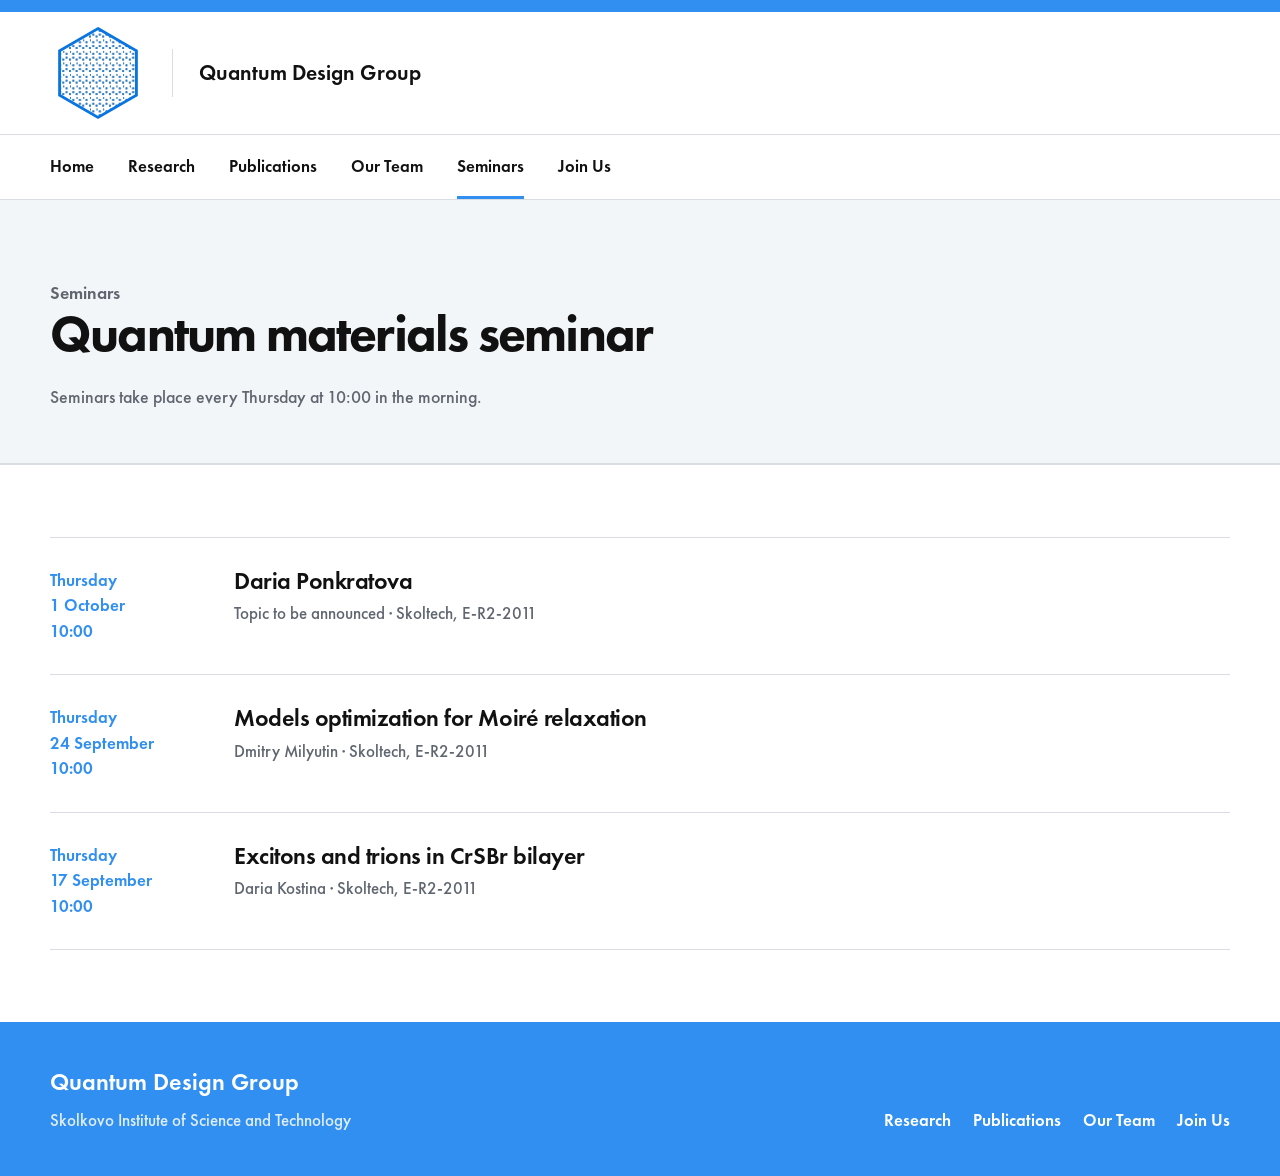
<file: seminars/index.html>
<!doctype html>
<html lang="en">
<head><meta charset="utf-8"><meta name="viewport" content="width=device-width, initial-scale=1"><meta name="description" content="Quantum Design Group seminars on moiré materials and condensed matter physics."><title>Seminars — Quantum Design Group</title><link rel="icon" type="image/svg+xml" href="/favicon.svg"><link rel="stylesheet" href="/style.css?v=9"></head>
<body>
  <div class="skoltech-bar"></div>
  <header class="site-header"><div class="header-top shell"><a class="brand" href="/"><svg class="brand-symbol" viewBox="0 0 80 80" role="img" aria-label="Quantum Design Group logo">
  <title id="title">Rotating graphene moiré lattice</title>
  <desc id="desc">One hexagonal atomic lattice rotates from zero to thirty degrees over another, forming a changing moiré pattern.</desc>
  <style>
    .twisted-layer {
      transform-box: view-box;
      transform-origin: 40px 40px;
      animation: twist 9s ease-in-out infinite alternate;
    }
    @keyframes twist {
      0%, 8% { transform: rotate(.8deg); }
      92%, 100% { transform: rotate(30deg); }
    }
    @media (prefers-reduced-motion: reduce) {
      .twisted-layer { animation: none; transform: rotate(5.3deg); }
    }
  </style>
  <defs>
    <clipPath id="hexagon">
      <path d="M40 3 72 21.5v37L40 77 8 58.5v-37Z"/>
    </clipPath>
    <pattern id="carbon-dark" width="5.543" height="9.6" patternUnits="userSpaceOnUse">
      <g fill="#172233">
        <circle cx="0" cy="0" r=".82"/><circle cx="5.543" cy="0" r=".82"/>
        <circle cx="0" cy="3.2" r=".82"/><circle cx="2.771" cy="4.8" r=".82"/>
        <circle cx="2.771" cy="8" r=".82"/><circle cx="0" cy="9.6" r=".82"/>
        <circle cx="5.543" cy="9.6" r=".82"/>
      </g>
    </pattern>
    <pattern id="carbon-blue" width="5.543" height="9.6" patternUnits="userSpaceOnUse">
      <g fill="#168cf0">
        <circle cx="0" cy="0" r=".82"/><circle cx="5.543" cy="0" r=".82"/>
        <circle cx="0" cy="3.2" r=".82"/><circle cx="2.771" cy="4.8" r=".82"/>
        <circle cx="2.771" cy="8" r=".82"/><circle cx="0" cy="9.6" r=".82"/>
        <circle cx="5.543" cy="9.6" r=".82"/>
      </g>
    </pattern>
  </defs>
  <path d="M40 3 72 21.5v37L40 77 8 58.5v-37Z" fill="#fff"/>
  <g clip-path="url(#hexagon)">
    <rect x="-25" y="-25" width="130" height="130" fill="url(#carbon-dark)" opacity=".88"/>
    <g class="twisted-layer">
      <rect x="-25" y="-25" width="130" height="130" fill="url(#carbon-blue)" opacity=".96"/>
    </g>
    
  </g>
  <path d="M40 3 72 21.5v37L40 77 8 58.5v-37Z" fill="none" stroke="#0875e1" stroke-width="2.4"/>
</svg><span class="brand-divider"></span><span class="group-name">Quantum Design Group</span></a></div><div class="nav-row"><nav class="nav shell" aria-label="Main navigation"><button class="menu-button" aria-expanded="false" aria-controls="main-menu" aria-label="Open menu"><svg width="25" height="25" viewBox="0 0 25 25" aria-hidden="true"><path d="M2 7h21M2 18h21" stroke="currentColor" stroke-width="2"/></svg></button><div class="nav-links" id="main-menu"><a href="/">Home</a><a href="/research/">Research</a><a href="/publications/">Publications</a><a href="/our-team/">Our Team</a><a aria-current="page" href="/seminars/">Seminars</a><a href="/join-us/">Join Us</a></div></nav></div></header>
  <main><section class="page-hero"><div class="shell"><p class="page-label">Seminars</p><h1>Quantum materials seminar</h1><p>Seminars take place every Thursday at 10:00 in the morning.</p></div></section>
    <section class="section"><div class="shell"><div class="seminar-list">
      <article class="seminar"><time>Thursday<br>1 October<br>10:00</time><div><h2>Daria Ponkratova</h2><p>Topic to be announced · Skoltech, E-R2-2011</p></div></article>
      <article class="seminar"><time>Thursday<br>24 September<br>10:00</time><div><h2>Models optimization for Moiré relaxation</h2><p>Dmitry Milyutin · Skoltech, E-R2-2011</p></div></article>
      <article class="seminar"><time>Thursday<br>17 September<br>10:00</time><div><h2>Excitons and trions in CrSBr bilayer</h2><p>Daria Kostina · Skoltech, E-R2-2011</p></div></article>
    </div></div></section>
  </main>
  <footer class="footer"><div class="footer-grid shell"><div><p class="footer-title">Quantum Design Group</p><p class="footer-meta">Skolkovo Institute of Science and Technology</p></div><div class="footer-links"><a href="/research/">Research</a><a href="/publications/">Publications</a><a href="/our-team/">Our Team</a><a href="/join-us/">Join Us</a></div></div></footer><script src="/script.js"></script>
</body></html>
</file>
<file: style.css>
@font-face {
  font-family: "Futura PT";
  src: url("/fonts/futura-pt-medium.otf") format("opentype");
  font-weight: 500;
  font-style: normal;
  font-display: swap;
}

@font-face {
  font-family: "Futura PT";
  src: url("/fonts/futura-pt-demi.otf") format("opentype");
  font-weight: 600;
  font-style: normal;
  font-display: swap;
}

@font-face {
  font-family: "Futura PT";
  src: url("/fonts/futura-pt-heavy.otf") format("opentype");
  font-weight: 800;
  font-style: normal;
  font-display: swap;
}

:root {
  --blue: #308ff0;
  --blue-light: #5bcaf2;
  --ink: #111111;
  --muted: #5f6670;
  --line: #d9dde2;
  --soft: #f3f6f8;
  --white: #ffffff;
  --max: 1180px;
}

* { box-sizing: border-box; }
html { scroll-behavior: smooth; }
body { margin: 0; color: var(--ink); background: var(--white); font-family: "Futura PT", Arial, Helvetica, sans-serif; font-size: 17px; font-weight: 500; line-height: 1.5; }
a { color: inherit; text-decoration: none; }
button { font: inherit; }
.shell { width: min(calc(100% - 64px), var(--max)); margin: 0 auto; }
.skoltech-bar { height: 12px; background: var(--blue); }
.site-header { background: var(--white); border-bottom: 1px solid var(--line); }
.header-top { min-height: 122px; display: flex; align-items: center; justify-content: space-between; gap: 32px; }
.brand { display: flex; align-items: center; gap: 26px; }
.brand-symbol { width: 96px; height: 96px; display: block; flex: 0 0 auto; }
.brand-divider { width: 1px; height: 48px; background: var(--line); }
.group-name { font-size: 1.35rem; font-weight: 600; line-height: 1.1; }
.nav-row { border-top: 1px solid var(--line); }
.nav { min-height: 62px; display: flex; align-items: center; justify-content: space-between; }
.nav-links { display: flex; align-items: center; gap: 34px; }
.nav-links a { padding: 19px 0 16px; border-bottom: 3px solid transparent; }
.nav-links a { font-weight: 600; }
.nav-links a:hover, .nav-links a[aria-current="page"] { border-bottom-color: var(--blue); }
.menu-button { display: none; background: transparent; border: 0; padding: 8px 0; cursor: pointer; }
.page-label { margin: 0 0 20px; color: var(--blue); font-weight: 600; }
h1 { margin: 0; font-size: clamp(3rem, 6vw, 5.25rem); font-weight: 800; line-height: .98; letter-spacing: -.04em; }
.section { padding: 72px 0; border-top: 1px solid var(--line); }
.section-soft { background: var(--soft); }
.section-grid { display: grid; grid-template-columns: 1fr 2fr; gap: 72px; }
.section h2, .page-hero h1 { margin: 0; font-size: clamp(2rem, 4vw, 3.4rem); font-weight: 800; line-height: 1.08; letter-spacing: -.035em; }
.section-copy { max-width: 760px; }
.section-copy > p:first-child { margin-top: 0; }
.topics { display: grid; grid-template-columns: repeat(3, 1fr); gap: 24px; margin-top: 38px; }
.topic { padding-top: 18px; border-top: 4px solid var(--blue); }
.topic h3 { margin: 0 0 10px; font-size: 1.18rem; font-weight: 600; }
.topic p { margin: 0; color: var(--muted); }
.notice { display: grid; grid-template-columns: 180px 1fr auto; gap: 28px; align-items: start; padding: 25px 0; border-bottom: 1px solid var(--line); }
.notice:first-child { border-top: 1px solid var(--line); }
.notice-label { color: var(--blue); font-weight: 600; }
.notice h3 { margin: 0 0 6px; font-size: 1.12rem; font-weight: 600; }
.notice p { margin: 0; color: var(--muted); }
.text-link { color: var(--blue); font-weight: 600; white-space: nowrap; }
.page-hero { padding: 58px 0 52px; background: var(--soft); border-bottom: 1px solid var(--line); }
.page-hero p { max-width: 760px; margin: 22px 0 0; color: var(--muted); font-size: 1.12rem; }
.team-list { display: grid; grid-template-columns: repeat(3, 1fr); gap: 34px; }
.person { border-top: 4px solid var(--blue); padding-top: 18px; }
.portrait { aspect-ratio: 1; background: #e5e9ed; display: grid; place-items: center; color: #7d858d; font-size: .9rem; }
.person h3 { margin: 18px 0 4px; font-size: 1.3rem; font-weight: 600; }
.person .role { margin: 0; color: var(--blue); font-weight: 600; }
.person .focus { margin: 8px 0 0; color: var(--muted); }
.seminar-list { border-top: 1px solid var(--line); }
.seminar { display: grid; grid-template-columns: 150px 1fr; gap: 34px; padding: 30px 0; border-bottom: 1px solid var(--line); }
.seminar time { color: var(--blue); font-weight: 600; }
.seminar h2 { margin: 0 0 8px; font-size: 1.5rem; font-weight: 600; letter-spacing: -.02em; }
.seminar p { margin: 0; color: var(--muted); }
.template-note { margin: 0 0 28px; padding: 16px 18px; background: var(--soft); border-left: 4px solid var(--blue); color: var(--muted); }
.join-grid { display: grid; grid-template-columns: 1.4fr .6fr; gap: 72px; }
.join-grid h2 { margin: 0 0 18px; font-size: 2rem; font-weight: 800; }
.join-grid p { color: var(--muted); }
.steps { margin: 32px 0 0; border-top: 1px solid var(--line); }
.step { display: grid; grid-template-columns: 44px 1fr; gap: 18px; padding: 21px 0; border-bottom: 1px solid var(--line); }
.step-number { color: var(--blue); font-weight: 600; }
.step h3, .step p { margin: 0; }
.step p { margin-top: 5px; }
.contact-card { padding: 28px; color: var(--white); background: var(--blue); }
.contact-card h2, .contact-card p { color: inherit; }
.contact-card a { display: inline-block; margin-top: 14px; font-weight: 600; text-decoration: underline; }
.small-note { font-size: .88rem; }
h2.carousel-heading { margin: 0 0 34px; font-size: clamp(1.8rem, 3.4vw, 2.6rem); letter-spacing: -.03em; }
.carousel { position: relative; }
.carousel-viewport { position: relative; overflow: hidden; border: 1px solid var(--line); background: var(--soft); }
.carousel-track { display: flex; transition: transform .55s cubic-bezier(.22, .61, .36, 1); }
.carousel-slide { position: relative; flex: 0 0 100%; min-width: 100%; }
.slide-media { position: relative; aspect-ratio: 16 / 9; overflow: hidden; background: var(--white); }
.slide-media img { position: absolute; inset: 0; width: 100%; height: 100%; object-fit: contain; padding: 18px; background: var(--white); box-sizing: border-box; }
.slide-caption { position: absolute; inset: auto 0 0; padding: 22px 28px 24px; color: var(--white); background: linear-gradient(180deg, rgba(17, 17, 17, .55) 0%, rgba(17, 17, 17, .88) 100%); }
.slide-caption h3 { margin: 0 0 6px; font-size: 1.5rem; font-weight: 600; letter-spacing: -.02em; }
.slide-caption p { margin: 0; opacity: .85; font-size: .95rem; }
.slide-caption .text-link { display: inline-block; margin-top: 10px; color: var(--white); opacity: .95; }
.slide-caption .text-link:hover { text-decoration: underline; }
.carousel-arrow { position: absolute; top: 50%; transform: translateY(-50%); z-index: 2; width: 46px; height: 46px; border: 0; border-radius: 50%; background: rgba(255, 255, 255, .92); color: var(--ink); cursor: pointer; display: grid; place-items: center; box-shadow: 0 2px 10px rgba(0, 0, 0, .18); }
.carousel-arrow:hover { background: var(--white); }
.carousel-prev { left: 18px; }
.carousel-next { right: 18px; }
.carousel-dots { display: flex; justify-content: center; gap: 10px; margin-top: 20px; }
.carousel-dots .dot { width: 10px; height: 10px; padding: 0; border: 0; border-radius: 50%; background: var(--line); cursor: pointer; transition: background .2s; }
.carousel-dots .dot.active { background: var(--blue); }
.group-photo { margin: 0; }
.group-photo svg { display: block; width: 100%; height: auto; border: 1px solid var(--line); }
.welcome-text { max-width: 720px; margin: 24px 0 0; color: var(--muted); font-size: 1.12rem; }
.links-list { margin: 28px 0 0; padding: 0; list-style: none; display: flex; flex-wrap: wrap; gap: 26px; }
.research-grid { display: grid; grid-template-columns: repeat(2, 1fr); gap: 34px; }
.research-item { padding-top: 20px; border-top: 4px solid var(--blue); }
.research-item h2 { margin: 0 0 10px; font-size: 1.45rem; }
.research-item p { margin: 0; color: var(--muted); }
.research-tags { margin-top: 14px !important; color: var(--blue) !important; font-size: .92rem; font-weight: 600; }
h2.pub-year { margin: 44px 0 4px; font-size: 1.6rem; }
.pub-list { border-top: 1px solid var(--line); }
.pub { padding: 22px 0; border-bottom: 1px solid var(--line); }
.pub h3 { margin: 0 0 6px; font-size: 1.22rem; font-weight: 600; letter-spacing: -.01em; }
.pub h3 a:hover { color: var(--blue); }
.pub-meta { margin: 0; color: var(--muted); font-size: .95rem; }
.pub-journal { margin: 4px 0 0; color: var(--muted); font-size: .92rem; }
.pub-more { margin: 34px 0 0; color: var(--muted); }
.footer { padding: 42px 0; color: var(--white); background: var(--blue); }
.footer-grid { display: flex; justify-content: space-between; gap: 36px; align-items: end; }
.footer-title { margin: 0; font-size: 1.5rem; font-weight: 600; }
.footer-meta { margin: 8px 0 0; opacity: .85; }
.footer-links { display: flex; flex-wrap: wrap; gap: 22px; font-weight: 600; }

@media (max-width: 820px) {
  .shell { width: min(calc(100% - 36px), var(--max)); }
  .header-top { min-height: 92px; }
  .brand-symbol { width: 74px; height: 74px; }
  .brand-divider { height: 38px; }
  .group-name { font-size: 1.05rem; }
  .menu-button { display: block; }
  .nav { position: relative; }
  .nav-links { position: absolute; left: -18px; right: -18px; top: 62px; z-index: 10; display: none; flex-direction: column; align-items: stretch; gap: 0; padding: 10px 18px 20px; background: var(--white); border-bottom: 1px solid var(--line); }
  .nav-links.open { display: flex; }
  .nav-links a { padding: 13px 0 10px; }
  .section-grid, .join-grid { grid-template-columns: 1fr; gap: 36px; }
  .topics, .team-list, .research-grid { grid-template-columns: 1fr; }
  .notice { grid-template-columns: 120px 1fr; }
  .notice .text-link { grid-column: 2; }
  .slide-caption { padding: 16px 20px 18px; }
  .slide-caption h3 { font-size: 1.2rem; }
  .carousel-arrow { width: 40px; height: 40px; }
  .carousel-prev { left: 10px; }
  .carousel-next { right: 10px; }
}

@media (max-width: 520px) {
  .brand-symbol { width: 60px; height: 60px; }
  .brand { gap: 12px; }
  .brand-divider { height: 34px; }
  h1 { font-size: 3rem; }
  .section { padding: 52px 0; }
  .notice, .seminar { grid-template-columns: 1fr; gap: 8px; }
  .notice .text-link { grid-column: 1; }
  .footer-grid { display: grid; }
  .carousel-arrow { display: none; }
  .slide-caption { padding: 12px 14px 14px; }
  .slide-caption h3 { font-size: 1.05rem; }
  .slide-caption p { font-size: .86rem; }
}

@media (prefers-reduced-motion: reduce) { html { scroll-behavior: auto; } }
</file>
